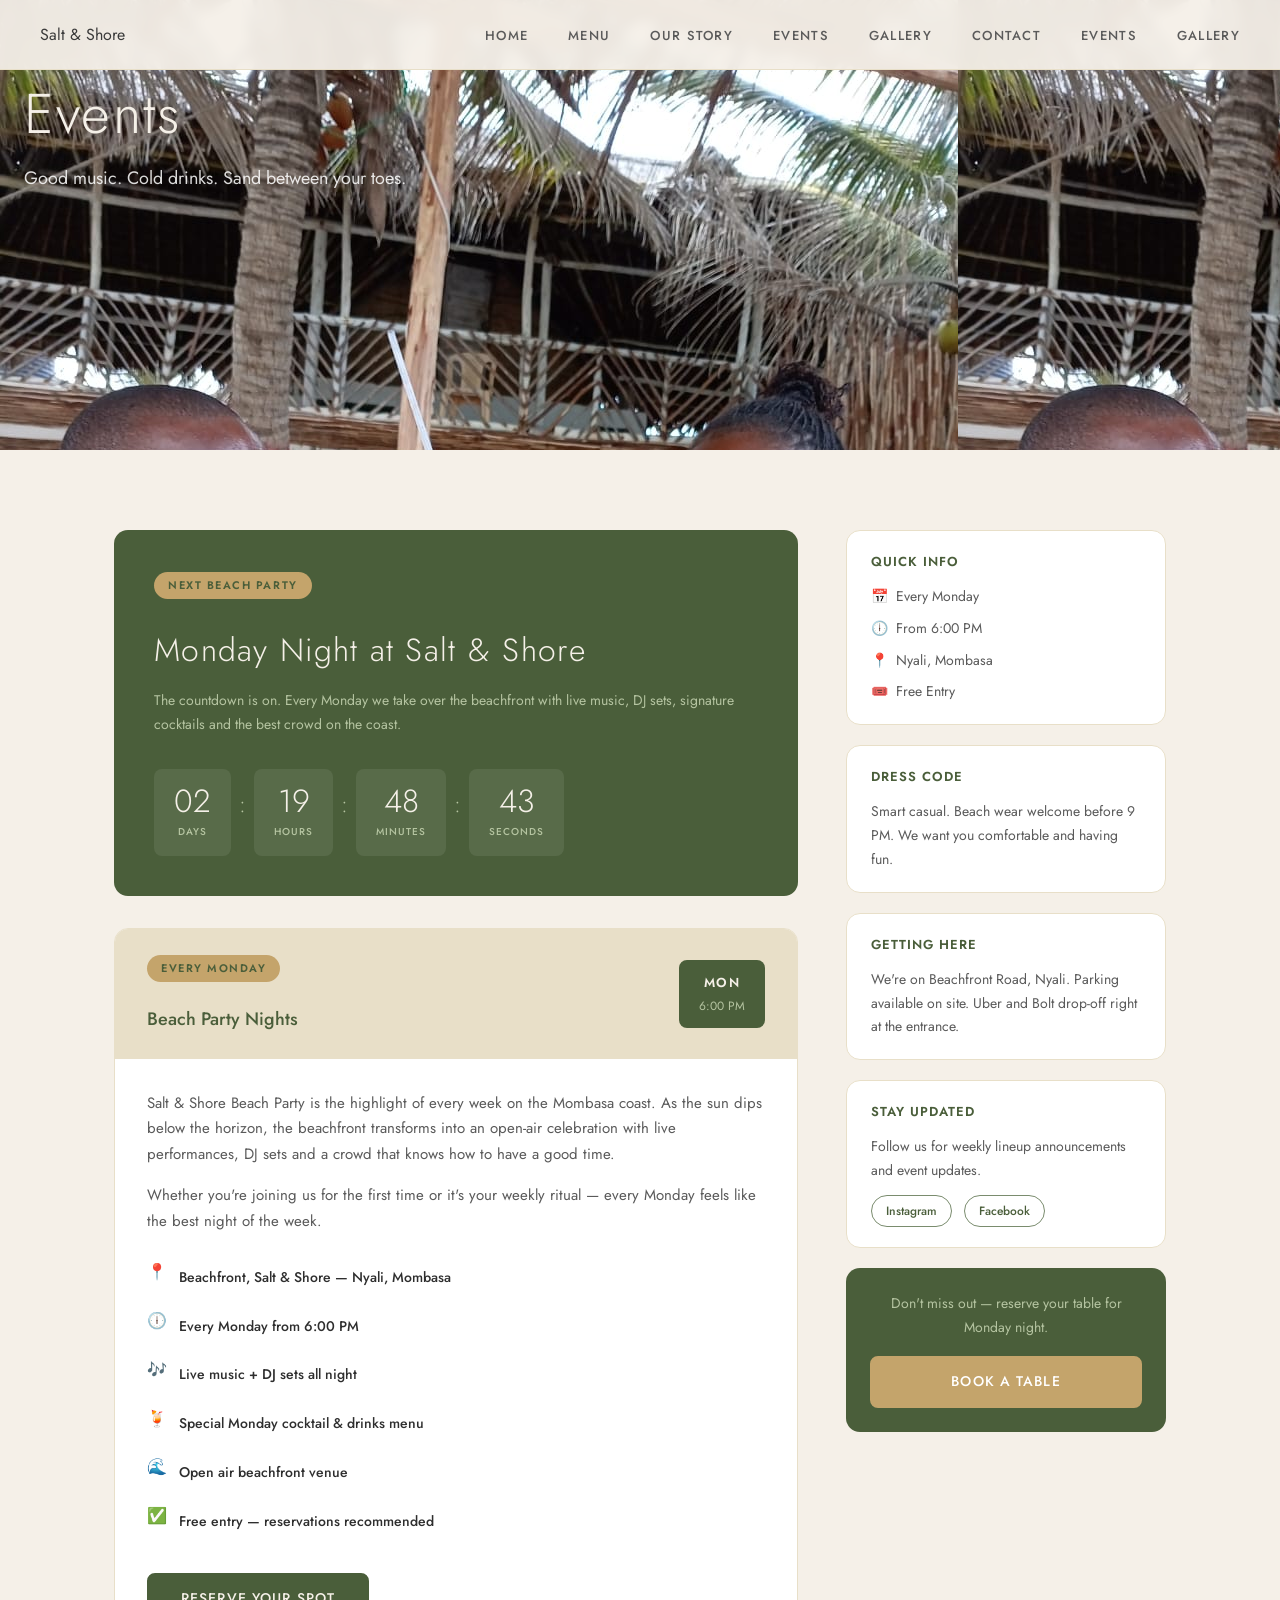
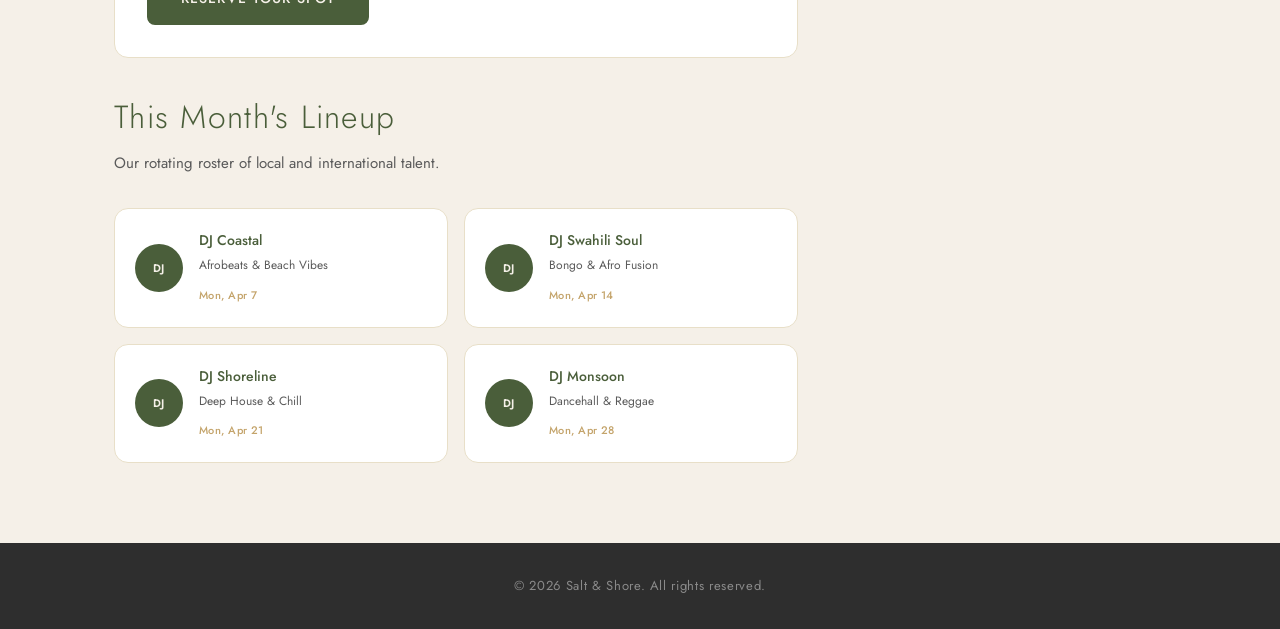
<file: public/events.html>
<!DOCTYPE html>
<html lang="en">
<head>
  <meta charset="UTF-8" />
  <meta name="viewport" content="width=device-width, initial-scale=1.0" />
  <title>Events — Salt & Shore</title>
  <link rel="stylesheet" href="styles/main.css" />
</head>
<body>

  <!-- NAVIGATION -->
  <nav>
    <div class="logo">
      <a href="index.html">Salt & Shore</a>
    </div>
    <ul>
      <li><a href="index.html">Home</a></li>
      <li><a href="restaurant.html">Menu</a></li>
      <li><a href="story.html">Our Story</a></li>
      <li><a href="events.html">Events</a></li>
      <li><a href="gallery.html">Gallery</a></li>
      <li><a href="contact.html">Contact</a></li>
      <li><a href="events.html">Events</a></li>
      <li><a href="gallery.html">Gallery</a></li>
    </ul>
  </nav>

  <!-- PAGE HERO -->
  <section id="events-hero">
    <div class="hero-content">
      <h1>Events</h1>
      <p>Good music. Cold drinks. Sand between your toes.</p>
    </div>
  </section>

  <!-- EVENTS BODY -->
  <section id="events-body">
    <div class="container events-layout">

      <!-- MAIN CONTENT -->
      <div class="events-main">

        <!-- COUNTDOWN -->
        <div class="countdown-block">
          <div class="event-label">Next Beach Party</div>
          <h2>Monday Night at Salt & Shore</h2>
          <p>The countdown is on. Every Monday we take over the beachfront with live music, DJ sets, signature cocktails and the best crowd on the coast.</p>
          <div class="countdown" id="countdown">
            <div class="countdown-item">
              <span id="days">00</span>
              <label>Days</label>
            </div>
            <div class="countdown-sep">:</div>
            <div class="countdown-item">
              <span id="hours">00</span>
              <label>Hours</label>
            </div>
            <div class="countdown-sep">:</div>
            <div class="countdown-item">
              <span id="minutes">00</span>
              <label>Minutes</label>
            </div>
            <div class="countdown-sep">:</div>
            <div class="countdown-item">
              <span id="seconds">00</span>
              <label>Seconds</label>
            </div>
          </div>
        </div>

        <!-- EVENT DETAILS -->
        <div class="event-card-full">
          <div class="event-card-header">
            <div>
              <div class="event-label">Every Monday</div>
              <h3>Beach Party Nights</h3>
            </div>
            <div class="event-date-badge">
              <span class="badge-day">MON</span>
              <span class="badge-time">6:00 PM</span>
            </div>
          </div>
          <div class="event-card-body">
            <p>Salt & Shore Beach Party is the highlight of every week on the Mombasa coast. As the sun dips below the horizon, the beachfront transforms into an open-air celebration with live performances, DJ sets and a crowd that knows how to have a good time.</p>
            <p>Whether you're joining us for the first time or it's your weekly ritual — every Monday feels like the best night of the week.</p>
            <ul class="event-info-list">
              <li><span class="info-icon">📍</span> Beachfront, Salt & Shore — Nyali, Mombasa</li>
              <li><span class="info-icon">🕕</span> Every Monday from 6:00 PM</li>
              <li><span class="info-icon">🎶</span> Live music + DJ sets all night</li>
              <li><span class="info-icon">🍹</span> Special Monday cocktail & drinks menu</li>
              <li><span class="info-icon">🌊</span> Open air beachfront venue</li>
              <li><span class="info-icon">✅</span> Free entry — reservations recommended</li>
            </ul>
            <a href="contact.html" class="btn">Reserve Your Spot</a>
          </div>
        </div>

        <!-- DJ LINEUP -->
        <div class="lineup-block">
          <h2>This Month's Lineup</h2>
          <p class="section-sub">Our rotating roster of local and international talent.</p>
          <div class="lineup-grid">
            <div class="dj-card">
              <div class="dj-avatar">DJ</div>
              <div class="dj-info">
                <h4>DJ Coastal</h4>
                <p>Afrobeats & Beach Vibes</p>
                <span class="dj-date">Mon, Apr 7</span>
              </div>
            </div>
            <div class="dj-card">
              <div class="dj-avatar">DJ</div>
              <div class="dj-info">
                <h4>DJ Swahili Soul</h4>
                <p>Bongo & Afro Fusion</p>
                <span class="dj-date">Mon, Apr 14</span>
              </div>
            </div>
            <div class="dj-card">
              <div class="dj-avatar">DJ</div>
              <div class="dj-info">
                <h4>DJ Shoreline</h4>
                <p>Deep House & Chill</p>
                <span class="dj-date">Mon, Apr 21</span>
              </div>
            </div>
            <div class="dj-card">
              <div class="dj-avatar">DJ</div>
              <div class="dj-info">
                <h4>DJ Monsoon</h4>
                <p>Dancehall & Reggae</p>
                <span class="dj-date">Mon, Apr 28</span>
              </div>
            </div>
          </div>
        </div>

      </div>

      <!-- SIDEBAR -->
      <aside class="events-sidebar">

        <div class="sidebar-block">
          <h4>Quick Info</h4>
          <ul class="sidebar-list">
            <li><span>📅</span> Every Monday</li>
            <li><span>🕕</span> From 6:00 PM</li>
            <li><span>📍</span> Nyali, Mombasa</li>
            <li><span>🎟️</span> Free Entry</li>
          </ul>
        </div>

        <div class="sidebar-block">
          <h4>Dress Code</h4>
          <p>Smart casual. Beach wear welcome before 9 PM. We want you comfortable and having fun.</p>
        </div>

        <div class="sidebar-block">
          <h4>Getting Here</h4>
          <p>We're on Beachfront Road, Nyali. Parking available on site. Uber and Bolt drop-off right at the entrance.</p>
        </div>

        <div class="sidebar-block">
          <h4>Stay Updated</h4>
          <p>Follow us for weekly lineup announcements and event updates.</p>
          <div class="social-links">
            <a href="#" class="social-btn">Instagram</a>
            <a href="#" class="social-btn">Facebook</a>
          </div>
        </div>

        <div class="sidebar-cta">
          <p>Don't miss out — reserve your table for Monday night.</p>
          <a href="contact.html" class="btn">Book a Table</a>
        </div>

      </aside>

    </div>
  </section>

  <!-- FOOTER -->
  <footer>
    <p>&copy; 2026 Salt & Shore. All rights reserved.</p>
  </footer>

  <script>
    function getNextMonday() {
      const now = new Date();
      const day = now.getDay();
      const daysUntilMonday = (1 - day + 7) % 7 || 7;
      const next = new Date(now);
      next.setDate(now.getDate() + daysUntilMonday);
      next.setHours(18, 0, 0, 0);
      return next;
    }

    function updateCountdown() {
      const now = new Date();
      const target = getNextMonday();
      const diff = target - now;

      if (diff <= 0) {
        document.getElementById('days').textContent = '00';
        document.getElementById('hours').textContent = '00';
        document.getElementById('minutes').textContent = '00';
        document.getElementById('seconds').textContent = '00';
        return;
      }

      const days = Math.floor(diff / (1000 * 60 * 60 * 24));
      const hours = Math.floor((diff % (1000 * 60 * 60 * 24)) / (1000 * 60 * 60));
      const minutes = Math.floor((diff % (1000 * 60 * 60)) / (1000 * 60));
      const seconds = Math.floor((diff % (1000 * 60)) / 1000);

      document.getElementById('days').textContent = String(days).padStart(2, '0');
      document.getElementById('hours').textContent = String(hours).padStart(2, '0');
      document.getElementById('minutes').textContent = String(minutes).padStart(2, '0');
      document.getElementById('seconds').textContent = String(seconds).padStart(2, '0');
    }

    updateCountdown();
    setInterval(updateCountdown, 1000);
  </script>

</body>
</html>
</file>
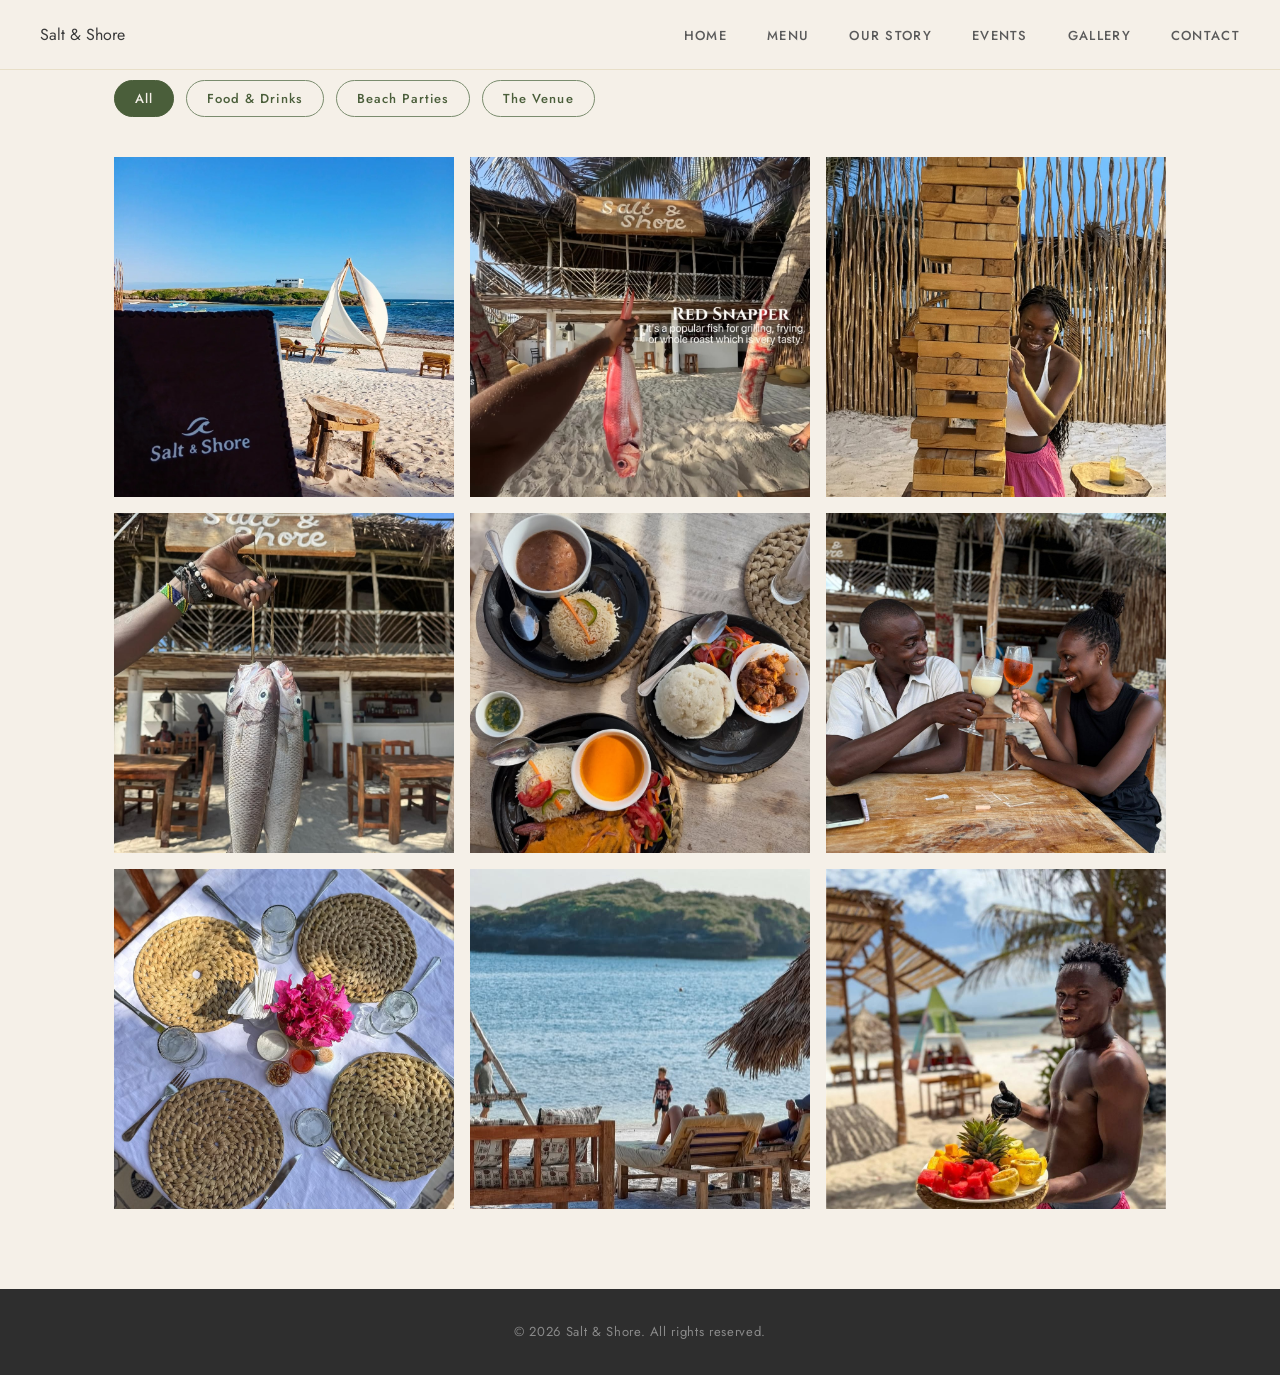
<file: public/gallery.html>
<!DOCTYPE html>
<html lang="en">
<head>
  <meta charset="UTF-8" />
  <meta name="viewport" content="width=device-width, initial-scale=1.0" />
  <title>Gallery — Salt & Shore</title>
  <link rel="stylesheet" href="styles/main.css" />
</head>
<body>

  <!-- NAVIGATION -->
  <nav>
    <div class="logo">
      <a href="index.html">Salt & Shore</a>
    </div>
    <ul>
      <li><a href="index.html">Home</a></li>
      <li><a href="restaurant.html">Menu</a></li>
      <li><a href="story.html">Our Story</a></li>
      <li><a href="events.html">Events</a></li>
      <li><a href="gallery.html">Gallery</a></li>
      <li><a href="contact.html">Contact</a></li>
    </ul>
  </nav>
  <!-- FILTER TABS -->
  <section id="gallery-section">
    <div class="container">
      <div class="gallery-filters">
        <button class="filter-btn active" data-filter="all">All</button>
        <button class="filter-btn" data-filter="food">Food & Drinks</button>
        <button class="filter-btn" data-filter="events">Beach Parties</button>
        <button class="filter-btn" data-filter="venue">The Venue</button>
      </div>

      <div class="gallery-grid" id="galleryGrid">
        <div class="gallery-item" data-category="venue">
          <img src="/public/assets/beach.jpg" alt="Salt and Shore venue" />
          <div class="gallery-overlay"><span>The Venue</span></div>
        </div>
        <div class="gallery-item" data-category="food">
          <img src="/public/assets/fish1.jpg" alt="Grilled catch of the day" />
          <div class="gallery-overlay"><span>Red Snappper</span></div>
        </div>
        <div class="gallery-item" data-category="events">
          <img src="/public/assets/game.jpg" alt="Beach party Monday" />
          <div class="gallery-overlay"><span>Beach Games</span></div>
        </div>
        <div class="gallery-item" data-category="food">
          <img src="/public/assets/fish2.jpg" alt="Coconut prawn skewers" />
          <div class="gallery-overlay"><span>Fresh Catch</span></div>
        </div>
        <div class="gallery-item" data-category="venue">
          <img src="/public/assets/menu1.jpg" alt="Beachfront dining" />
          <div class="gallery-overlay"><span>Beachfront Dining</span></div>
        </div>
        <div class="gallery-item" data-category="events">
          <img src="/public/assets/salt3.jpeg" alt="DJ night at Salt and Shore" />
          <div class="gallery-overlay"><span>Happy Hour</span></div>
        </div>
        <div class="gallery-item" data-category="food">
          <img src="/public/assets/table.jpg" alt="Sunset mocktail" />
          <div class="gallery-overlay"><span>Sunset Mocktail</span></div>
        </div>
        <div class="gallery-item" data-category="venue">
          <img src="/public/assets/scene.jpg" alt="Salt and Shore at sunset" />
          <div class="gallery-overlay"><span>Sunset Views</span></div>
        </div>
        <div class="gallery-item" data-category="events">
          <img src="/public/assets/fruits.jpg" alt="Crowd at beach party" />
          <div class="gallery-overlay"><span>Monday Vibes</span></div>
        </div>
      </div>
    </div>
  </section>

  <!-- FOOTER -->
  <footer>
    <p>&copy; 2026 Salt & Shore. All rights reserved.</p>
  </footer>

  <script>
    const filterBtns = document.querySelectorAll('.filter-btn');
    const galleryItems = document.querySelectorAll('.gallery-item');

    filterBtns.forEach(btn => {
      btn.addEventListener('click', () => {
        filterBtns.forEach(b => b.classList.remove('active'));
        btn.classList.add('active');

        const filter = btn.dataset.filter;
        galleryItems.forEach(item => {
          if (filter === 'all' || item.dataset.category === filter) {
            item.style.display = 'block';
          } else {
            item.style.display = 'none';
          }
        });
      });
    });
  </script>

</body>
</html>
</file>
<file: public/styles/main.css>
/* ============================================
   SALT & SHORE — main.css
   ============================================ */

/* FONTS */
@font-face {
    font-family: 'Jost';
    src: url('/assets/fonts/Jost-Light.woff2') format('woff2');
    font-weight: 300;
    font-style: normal;
    font-display: swap;
  }
  
  @font-face {
    font-family: 'Jost';
    src: url('/assets/fonts/Jost-Regular.woff2') format('woff2');
    font-weight: 400;
    font-style: normal;
    font-display: swap;
  }
  
  @font-face {
    font-family: 'Jost';
    src: url('/assets/fonts/Jost-Medium.woff2') format('woff2');
    font-weight: 500;
    font-style: normal;
    font-display: swap;
  }
  
  @font-face {
    font-family: 'Jost';
    src: url('/assets/fonts/Jost-SemiBold.woff2') format('woff2');
    font-weight: 600;
    font-style: normal;
    font-display: swap;
  }
  
  /* ============================================
     RESET & BASE
     ============================================ */
  *, *::before, *::after {
    box-sizing: border-box;
    margin: 0;
    padding: 0;
  }
  
  html {
    scroll-behavior: smooth;
  }
  
  body {
    font-family: 'Jost', sans-serif;
    font-weight: 400;
    font-size: 16px;
    line-height: 1.7;
    background-color: #f5f0e8;
    color: #3b3b3b;
  }
  
  img {
    max-width: 100%;
    display: block;
  }
  
  a {
    text-decoration: none;
    color: inherit;
  }
  
  ul {
    list-style: none;
  }
  
  /* ============================================
     CSS VARIABLES
     ============================================ */
  :root {
    --green-dark:    #4a5e3a;
    --green-mid:     #7a8c6e;
    --green-light:   #b5c4a1;
    --cream:         #f5f0e8;
    --sand:          #e8dfc8;
    --driftwood:     #c4a46b;
    --text-dark:     #2e2e2e;
    --text-mid:      #5a5a5a;
    --text-light:    #8a8a8a;
    --white:         #ffffff;
  
    --nav-height:    70px;
    --section-pad:   5rem 1.5rem;
    --container-max: 1100px;
    --radius:        8px;
    --radius-lg:     14px;
    --transition:    0.3s ease;
  }
  
  /* ============================================
     UTILITY
     ============================================ */
  .container {
    max-width: var(--container-max);
    margin: 0 auto;
    padding: 0 1.5rem;
  }
  
  .section-sub {
    color: var(--text-mid);
    font-size: 15px;
    margin-top: 0.4rem;
    margin-bottom: 2rem;
  }
  
  .alt-bg {
    background-color: var(--sand);
  }
  
  /* ============================================
     BUTTONS
     ============================================ */
  .btn {
    display: inline-block;
    padding: 0.75rem 2rem;
    background-color: var(--green-dark);
    color: var(--cream);
    font-family: 'Jost', sans-serif;
    font-size: 14px;
    font-weight: 500;
    letter-spacing: 0.08em;
    text-transform: uppercase;
    border-radius: var(--radius);
    border: 2px solid var(--green-dark);
    cursor: pointer;
    transition: background-color var(--transition), color var(--transition);
  }
  
  .btn:hover {
    background-color: transparent;
    color: var(--green-dark);
  }
  
  .btn-secondary {
    display: inline-block;
    padding: 0.65rem 1.75rem;
    background-color: transparent;
    color: var(--green-dark);
    font-family: 'Jost', sans-serif;
    font-size: 14px;
    font-weight: 500;
    letter-spacing: 0.08em;
    text-transform: uppercase;
    border-radius: var(--radius);
    border: 2px solid var(--green-dark);
    cursor: pointer;
    transition: background-color var(--transition), color var(--transition);
  }
  
  .btn-secondary:hover {
    background-color: var(--green-dark);
    color: var(--cream);
  }
  
  /* ============================================
     NAVIGATION
     ============================================ */
  nav {
    position: fixed;
    top: 0;
    left: 0;
    width: 100%;
    height: var(--nav-height);
    background-color: rgba(245, 240, 232, 0.95);
    backdrop-filter: blur(6px);
    display: flex;
    align-items: center;
    justify-content: space-between;
    padding: 0 2.5rem;
    z-index: 100;
    border-bottom: 1px solid var(--sand);
  }
  
.logo a {
  display: flex;
  flex-direction: column;
  line-height: 1.5;
  font-size: 26;
}

.logo a span {
  font-size: 15px;
  font-weight: 400;
  letter-spacing: 0.2em;
  text-transform: uppercase;
  color: var(--driftwood);
}
  
  nav ul {
    display: flex;
    gap: 2.5rem;
  }
  
  nav ul li a {
    font-size: 13px;
    font-weight: 500;
    letter-spacing: 0.1em;
    text-transform: uppercase;
    color: var(--text-mid);
    transition: color var(--transition);
  }
  
  nav ul li a:hover {
    color: var(--green-dark);
  }
  
  /* ============================================
   HERO SECTIONS
   ============================================ */
#hero,
#menu-hero,
#contact-hero,
#story-hero {
  min-height: 80vh;
  display: flex;
  align-items: center;
  justify-content: center;
  text-align: center;
  padding: var(--nav-height) 1.5rem 0;
  background-size: cover;
  background-position: center;
  background-repeat: no-repeat;
  position: relative;
}
  #hero { background-image: url('/assets/salt10.jpeg'); }
  #menu-hero { background-image: url('/assets/entrance.jpeg'); }
  #story-hero { background-image: url('/assets/entrance.jpeg'); }
  #contact-hero { background-image: url('/assets/saltnshore.jpeg'); }
  #events-hero { background-image: url('/assets/salt6.jpeg'); }
/* dark overlay so text is readable */
#hero::before,
#menu-hero::before,
#contact-hero::before,
#story-hero::before {
  content: '';
  position: absolute;
  inset: 0;
  background-color: rgba(0, 0, 0, 0.45);
  z-index: 0;
}

#menu-hero,
#contact-hero,
#story-hero {
  min-height: 50vh;
}

.hero-content {
  max-width: 700px;
  position: relative;
  z-index: 1;
}

.hero-content h1 {
  font-size: clamp(2rem, 5vw, 3.5rem);
  font-weight: 300;
  letter-spacing: 0.04em;
  color: var(--cream);
  line-height: 1.2;
  margin-bottom: 1rem;
}

.hero-content p {
  font-size: 18px;
  font-weight: 400;
  color: rgba(255, 255, 255, 0.85);
  margin-bottom: 2rem;
}
  /* ============================================
     SECTIONS — GENERAL
     ============================================ */
  section {
    padding: var(--section-pad);
  }
  
  section h2 {
    font-size: clamp(1.5rem, 3vw, 2rem);
    font-weight: 300;
    letter-spacing: 0.04em;
    color: var(--green-dark);
    margin-bottom: 0.5rem;
  }
  
/* ============================================
   ABOUT TEASER — SPLIT LAYOUT
   ============================================ */
#about-teaser {
  background-color: var(--white);
  padding: var(--section-pad);
}

/* ============================================
   HOME MENU SECTION
   ============================================ */
#home-menu {
  background-color: var(--cream);
  padding: var(--section-pad);
}

#home-menu .split-text .event-label {
  margin-bottom: 0.75rem;
}

.home-menu-cards {
  display: grid;
  grid-template-columns: repeat(3, 1fr);
  gap: 0.75rem;
  margin: 1.5rem 0 2rem;
}

.home-menu-item {
  border-radius: var(--radius);
  overflow: hidden;
  position: relative;
}

.home-menu-item img {
  width: 100%;
  height: 110px;
  object-fit: cover;
  display: block;
  transition: transform 0.4s ease;
}

.home-menu-item:hover img {
  transform: scale(1.05);
}

.home-menu-item span {
  display: block;
  font-size: 12px;
  font-weight: 500;
  color: var(--green-dark);
  margin-top: 0.4rem;
  letter-spacing: 0.03em;
}

/* ============================================
   COUNTDOWN — PARTY VARIANT (dark bg)
   ============================================ */
.countdown-party {
  margin: 1.5rem 0 2rem;
}

.countdown-party .countdown-item {
  background-color: rgba(255, 255, 255, 0.1);
}

.countdown-party .countdown-item span {
  color: var(--cream);
}

.countdown-party .countdown-item label {
  color: var(--green-light);
}

.countdown-party .countdown-sep {
  color: var(--green-light);
}

/* ============================================
   COUNTDOWN — CTA VARIANT (centered, light)
   ============================================ */
.countdown-cta {
  justify-content: center;
  margin: 1.5rem auto;
}

.countdown-cta .countdown-item {
  background-color: rgba(255, 255, 255, 0.12);
}

.countdown-cta .countdown-item span {
  color: var(--cream);
}

.countdown-cta .countdown-item label {
  color: var(--green-light);
}

.countdown-cta .countdown-sep {
  color: var(--green-light);
}

.cta-sub {
  font-size: 13px;
  letter-spacing: 0.06em;
  color: var(--green-light);
  margin: 0 auto 2rem !important;
}

/* home menu responsive */
@media (max-width: 768px) {
  .home-menu-cards {
    grid-template-columns: repeat(3, 1fr);
  }
}

@media (max-width: 480px) {
  .home-menu-cards {
    grid-template-columns: 1fr;
  }
}
  
  /* ============================================
     MENU HIGHLIGHT & MENU GRID
     ============================================ */
  #menu-highlight {
    background-color: var(--cream);
    text-align: center;
  }
  
  .menu-grid {
    display: grid;
    grid-template-columns: repeat(auto-fit, minmax(220px, 1fr));
    gap: 1.5rem;
    margin-top: 2rem;
    margin-bottom: 2.5rem;
  }
  
  .menu-card {
    background-color: var(--white);
    border: 1px solid var(--sand);
    border-radius: var(--radius-lg);
    padding: 1.5rem;
    transition: transform var(--transition), box-shadow var(--transition);
  }
  
  .menu-card:hover {
    transform: translateY(-4px);
    box-shadow: 0 8px 24px rgba(74, 94, 58, 0.1);
  }
  
  .menu-card h3 {
    font-size: 15px;
    font-weight: 500;
    color: var(--green-dark);
    margin-bottom: 0.5rem;
  }
  
  .menu-card p {
    font-size: 14px;
    color: var(--text-mid);
    line-height: 1.6;
  }
  
  .menu-section {
    padding: var(--section-pad);
  }
  
  .menu-section h2 {
    margin-bottom: 0.25rem;
  }
  /* ============================================
   FLOATING COUNTDOWN
   ============================================ */
.floating-countdown {
  position: fixed;
  top: calc(var(--nav-height) + 1rem);
  right: 1.5rem;
  z-index: 999;
  background-color: var(--green-dark);
  border-radius: var(--radius-lg);
  padding: 0.75rem 1rem;
  min-width: 220px;
  box-shadow: 0 4px 20px rgba(0,0,0,0.2);
}

.floating-countdown-header {
  display: flex;
  justify-content: space-between;
  align-items: center;
  margin-bottom: 0.6rem;
}

.floating-label {
  font-size: 11px;
  font-weight: 600;
  letter-spacing: 0.1em;
  text-transform: uppercase;
  color: var(--driftwood);
}

.floating-toggle {
  background: none;
  border: none;
  color: var(--cream);
  font-size: 18px;
  cursor: pointer;
  line-height: 1;
  padding: 0;
}

.floating-timer {
  display: flex;
  align-items: center;
  gap: 0.3rem;
  margin-bottom: 0.75rem;
}

.floating-item {
  display: flex;
  flex-direction: column;
  align-items: center;
  background-color: rgba(255,255,255,0.08);
  border-radius: 6px;
  padding: 0.4rem 0.5rem;
  min-width: 42px;
}

.floating-item span {
  font-size: 1.1rem;
  font-weight: 300;
  color: var(--cream);
  line-height: 1;
}

.floating-item label {
  font-size: 9px;
  font-weight: 500;
  letter-spacing: 0.08em;
  text-transform: uppercase;
  color: var(--green-light);
  margin-top: 3px;
}

.floating-sep {
  font-size: 1rem;
  color: var(--green-light);
  margin-bottom: 0.8rem;
}

.floating-btn {
  display: block;
  text-align: center;
  font-size: 12px;
  font-weight: 500;
  letter-spacing: 0.08em;
  text-transform: uppercase;
  background-color: var(--driftwood);
  color: var(--white);
  padding: 0.5rem;
  border-radius: 6px;
  transition: opacity var(--transition);
}

.floating-btn:hover {
  opacity: 0.85;
}

/* ============================================
   GOOGLE-STYLE REVIEWS
   ============================================ */
#reviews {
  background-color: var(--white);
  padding: var(--section-pad);
}

#reviews h2 {
  margin-bottom: 2rem;
  text-align: center;
}

.reviews-summary {
  display: flex;
  gap: 3rem;
  align-items: center;
  background-color: var(--cream);
  border-radius: var(--radius-lg);
  padding: 2rem 2.5rem;
  margin-bottom: 3rem;
}

.summary-score {
  display: flex;
  flex-direction: column;
  align-items: center;
  min-width: 120px;
}

.score-number {
  font-size: 3.5rem;
  font-weight: 300;
  color: var(--green-dark);
  line-height: 1;
}

.score-stars {
  font-size: 20px;
  color: var(--driftwood);
  margin: 0.4rem 0;
  letter-spacing: 2px;
}

.score-count {
  font-size: 12px;
  color: var(--text-light);
  text-align: center;
}

.summary-bars {
  flex: 1;
  display: flex;
  flex-direction: column;
  gap: 0.5rem;
}

.bar-row {
  display: flex;
  align-items: center;
  gap: 0.75rem;
  font-size: 13px;
  color: var(--text-mid);
}

.bar-row span {
  min-width: 28px;
  text-align: right;
}

.bar-track {
  flex: 1;
  height: 8px;
  background-color: var(--sand);
  border-radius: 4px;
  overflow: hidden;
}

.bar-fill {
  height: 100%;
  background-color: var(--driftwood);
  border-radius: 4px;
  transition: width 0.4s ease;
}

.reviews-grid {
  display: grid;
  grid-template-columns: repeat(auto-fit, minmax(280px, 1fr));
  gap: 1.5rem;
  margin-bottom: 3rem;
}

.review-card {
  background-color: var(--cream);
  border: 1px solid var(--sand);
  border-radius: var(--radius-lg);
  padding: 1.5rem;
}

.review-header {
  display: flex;
  align-items: center;
  gap: 0.75rem;
  margin-bottom: 0.75rem;
}

.reviewer-avatar {
  width: 42px;
  height: 42px;
  border-radius: 50%;
  background-color: var(--green-dark);
  color: var(--cream);
  display: flex;
  align-items: center;
  justify-content: center;
  font-size: 13px;
  font-weight: 600;
  flex-shrink: 0;
}

.reviewer-info {
  display: flex;
  flex-direction: column;
}

.reviewer-name {
  font-size: 14px;
  font-weight: 500;
  color: var(--text-dark);
}

.reviewer-date {
  font-size: 12px;
  color: var(--text-light);
}

.review-stars {
  font-size: 16px;
  color: var(--driftwood);
  letter-spacing: 2px;
  margin-bottom: 0.6rem;
}

.review-text {
  font-size: 14px;
  color: var(--text-mid);
  line-height: 1.7;
  font-style: italic;
}

/* REVIEW FORM */
.review-form-block {
  background-color: var(--cream);
  border-radius: var(--radius-lg);
  padding: 2rem 2.5rem;
  border: 1px solid var(--sand);
}

.review-form-block h3 {
  font-size: 18px;
  font-weight: 400;
  color: var(--green-dark);
  margin-bottom: 0.4rem;
}

.review-form-block > p {
  font-size: 14px;
  color: var(--text-mid);
  margin-bottom: 1.5rem;
}

.star-picker {
  display: flex;
  gap: 4px;
  font-size: 28px;
  color: var(--sand);
  cursor: pointer;
  margin-top: 4px;
}

.star-picker span.active {
  color: var(--driftwood);
}

.star-picker span:hover {
  color: var(--driftwood);
}

.review-note {
  font-size: 12px;
  color: var(--text-light);
  margin-top: 1rem !important;
  margin-bottom: 0 !important;
}

/* Reviews responsive */
@media (max-width: 768px) {
  .reviews-summary {
    flex-direction: column;
    gap: 1.5rem;
    text-align: center;
  }

  .bar-row {
    font-size: 12px;
  }

  .floating-countdown {
    min-width: 180px;
    right: 1rem;
  }
}
  
  /* ============================================
     CTA SECTION
     ============================================ */
  #cta,
  #story-cta {
    background-color: var(--green-dark);
    text-align: center;
    padding: 5rem 1.5rem;
  }
  
  #cta h2,
  #story-cta h2 {
    color: var(--cream);
    font-size: clamp(1.5rem, 3vw, 2rem);
    font-weight: 300;
  }
  
  #cta p,
  #story-cta p {
    color: var(--green-light);
    margin: 1rem auto 2rem;
    max-width: 500px;
  }
  
  #cta .btn,
  #story-cta .btn {
    background-color: var(--cream);
    color: var(--green-dark);
    border-color: var(--cream);
  }
  
  #cta .btn:hover,
  #story-cta .btn:hover {
    background-color: transparent;
    color: var(--cream);
  }
  
 /* ============================================
   STORY PAGE — SPLIT SECTIONS
   ============================================ */
.story-section {
  padding: var(--section-pad);
}

.split {
  display: grid;
  grid-template-columns: 1fr 1fr;
  gap: 3rem;
  align-items: center;
  margin-bottom: 2rem;
}

.split.reverse .split-image {
  order: 2;
}

.split.reverse .split-text {
  order: 1;
}

.split-image img {
  width: 100%;
  height: 420px;
  object-fit: cover;
  display: block;
}

.split-text h2 {
  font-size: clamp(1.4rem, 2.5vw, 1.9rem);
  font-weight: 400;
  color: var(--green-dark);
  margin-bottom: 1rem;
}

.split-text p {
  color: var(--text-mid);
  margin-bottom: 1rem;
  font-size: 15px;
  line-height: 1.8;
}

.split-text a {
  display: inline-block;
  margin-top: 0.5rem;
  color: var(--driftwood);
  font-size: 14px;
  font-weight: 500;
  letter-spacing: 0.05em;
  border-bottom: 1px solid var(--driftwood);
  padding-bottom: 2px;
  transition: color var(--transition), border-color var(--transition);
}

.split-text a:hover {
  color: var(--green-dark);
  border-color: var(--green-dark);
}

.values-list {
  list-style: none;
  margin-top: 1rem;
  display: flex;
  flex-direction: column;
  gap: 0.6rem;
}

.values-list li {
  font-size: 14px;
  color: var(--text-mid);
  font-weight: 500;
  line-height: 1.6;
}

/* responsive */
@media (max-width: 768px) {
  .split {
    grid-template-columns: 1fr;
    gap: 1.5rem;
  }

  .split.reverse .split-image,
  .split.reverse .split-text {
    order: unset;
  }

  .split-image img {
    height: 260px;
  }
}
  

  
  /* ============================================
     CONTACT PAGE
     ============================================ */
  #contact-info {
    background-color: var(--white);
  }
  
  .info-grid {
    display: grid;
    grid-template-columns: repeat(auto-fit, minmax(200px, 1fr));
    gap: 1.5rem;
    text-align: center;
  }
  
  .info-card {
    padding: 2rem 1rem;
    border: 1px solid var(--sand);
    border-radius: var(--radius-lg);
  }
  
  .info-icon {
    font-size: 24px;
    margin-bottom: 0.75rem;
  }
  
  .info-card h3 {
    font-size: 14px;
    font-weight: 600;
    letter-spacing: 0.08em;
    text-transform: uppercase;
    color: var(--green-dark);
    margin-bottom: 0.5rem;
  }
  
  .info-card p {
    font-size: 14px;
    color: var(--text-mid);
    line-height: 1.8;
  }
  
  /* OPENING HOURS */
  #opening-hours {
    text-align: center;
  }
  
  .hours-grid {
    max-width: 500px;
    margin: 2rem auto 0;
    display: flex;
    flex-direction: column;
    gap: 0.75rem;
  }
  
  .hours-row {
    display: flex;
    justify-content: space-between;
    padding: 0.75rem 1rem;
    background-color: var(--white);
    border-radius: var(--radius);
    font-size: 14px;
  }
  
  .hours-row .day {
    color: var(--text-dark);
    font-weight: 500;
  }
  
  .hours-row .time {
    color: var(--text-mid);
  }
  
  .hours-row.highlight {
    border-left: 3px solid var(--driftwood);
  }
  
  /* FORMS */
  #forms {
    background-color: var(--cream);
  }
  
  .forms-grid {
    display: grid;
    grid-template-columns: 1fr 1fr;
    gap: 3rem;
    align-items: start;
  }
  
  .form-block h2 {
    margin-bottom: 0.4rem;
  }
  
  .form-block p {
    color: var(--text-mid);
    font-size: 14px;
    margin-bottom: 1.5rem;
  }
  
  .form-group {
    display: flex;
    flex-direction: column;
    gap: 0.4rem;
    margin-bottom: 1.25rem;
  }
  
  .form-group label {
    font-size: 13px;
    font-weight: 500;
    color: var(--text-dark);
    letter-spacing: 0.04em;
  }
  
  .form-group input,
  .form-group select,
  .form-group textarea {
    font-family: 'Jost', sans-serif;
    font-size: 14px;
    padding: 0.7rem 1rem;
    border: 1px solid var(--sand);
    border-radius: var(--radius);
    background-color: var(--white);
    color: var(--text-dark);
    outline: none;
    transition: border-color var(--transition);
  }
  
  .form-group input:focus,
  .form-group select:focus,
  .form-group textarea:focus {
    border-color: var(--green-mid);
  }
  
  .form-row {
    display: grid;
    grid-template-columns: 1fr 1fr;
    gap: 1rem;
  }
  
  /* MAP */
  #map {
    background-color: var(--white);
    text-align: center;
  }
  
  #map h2 {
    margin-bottom: 1.5rem;
  }
  
  .map-wrapper {
    border-radius: var(--radius-lg);
    overflow: hidden;
    border: 1px solid var(--sand);
  }
  
  /* ============================================
     FOOTER
     ============================================ */
  footer {
    background-color: var(--text-dark);
    color: var(--text-light);
    text-align: center;
    padding: 2rem 1.5rem;
    font-size: 13px;
    letter-spacing: 0.05em;
  }
  /* ============================================
   BEACH PARTY SECTION
   ============================================ */
#beach-party {
    background-color: var(--green-dark);
    padding: var(--section-pad);
  }
  
  .beach-party-inner {
    display: grid;
    grid-template-columns: 1fr 1fr;
    gap: 4rem;
    align-items: center;
  }
  
  .event-label {
    display: inline-block;
    font-size: 11px;
    font-weight: 600;
    letter-spacing: 0.14em;
    text-transform: uppercase;
    color: var(--green-dark);
    background-color: var(--driftwood);
    padding: 4px 14px;
    border-radius: 20px;
    margin-bottom: 1rem;
  }
  
  #beach-party h2 {
    color: var(--cream);
    font-size: clamp(1.5rem, 3vw, 2.2rem);
    font-weight: 300;
    margin-bottom: 1rem;
  }
  
  #beach-party p {
    color: var(--green-light);
    font-size: 15px;
    line-height: 1.8;
    margin-bottom: 1.5rem;
  }
  
  .event-details {
    list-style: none;
    display: flex;
    flex-direction: column;
    gap: 0.5rem;
    margin-bottom: 2rem;
  }
  
  .event-details li {
    font-size: 14px;
    font-weight: 500;
    color: var(--cream);
  }
  
  .beach-party-image img {
    width: 100%;
    height: 420px;
    object-fit: cover;
  }
  
  #beach-party .btn {
    background-color: var(--driftwood);
    border-color: var(--driftwood);
    color: var(--white);
  }
  
  #beach-party .btn:hover {
    background-color: transparent;
    color: var(--driftwood);
  }
  
  /* Beach party responsive */
  @media (max-width: 768px) {
    .beach-party-inner {
      grid-template-columns: 1fr;
      gap: 2rem;
    }
  
    .beach-party-image img {
      height: 260px;
    }
  }
  /* ============================================
   EVENTS PAGE
   ============================================ */
#events-hero {
    min-height: 50vh;
  }
  
  #events-body {
    background-color: var(--cream);
  }
  
  .events-layout {
    display: grid;
    grid-template-columns: 1fr 320px;
    gap: 3rem;
    align-items: start;
  }
  
  .countdown-block {
    background-color: var(--green-dark);
    border-radius: var(--radius-lg);
    padding: 2.5rem;
    margin-bottom: 2rem;
  }
  
  .countdown-block h2 {
    color: var(--cream);
    font-weight: 300;
    margin: 0.5rem 0 0.75rem;
  }
  
  .countdown-block p {
    color: var(--green-light);
    font-size: 14px;
    margin-bottom: 2rem;
  }
  
  .countdown {
    display: flex;
    align-items: center;
    gap: 0.5rem;
  }
  
  .countdown-item {
    display: flex;
    flex-direction: column;
    align-items: center;
    background-color: rgba(255,255,255,0.08);
    border-radius: var(--radius);
    padding: 1rem 1.25rem;
    min-width: 70px;
  }
  
  .countdown-item span {
    font-size: 2rem;
    font-weight: 300;
    color: var(--cream);
    line-height: 1;
  }
  
  .countdown-item label {
    font-size: 10px;
    font-weight: 500;
    letter-spacing: 0.1em;
    text-transform: uppercase;
    color: var(--green-light);
    margin-top: 0.4rem;
  }
  
  .countdown-sep {
    font-size: 1.5rem;
    color: var(--green-light);
    font-weight: 300;
    margin-bottom: 1rem;
  }
  
  .event-card-full {
    background-color: var(--white);
    border: 1px solid var(--sand);
    border-radius: var(--radius-lg);
    overflow: hidden;
    margin-bottom: 2rem;
  }
  
  .event-card-header {
    background-color: var(--sand);
    padding: 1.5rem 2rem;
    display: flex;
    justify-content: space-between;
    align-items: center;
  }
  
  .event-card-header h3 {
    font-size: 18px;
    font-weight: 500;
    color: var(--green-dark);
    margin-top: 0.4rem;
  }
  
  .event-date-badge {
    display: flex;
    flex-direction: column;
    align-items: center;
    background-color: var(--green-dark);
    color: var(--cream);
    border-radius: var(--radius);
    padding: 0.75rem 1.25rem;
    min-width: 70px;
    text-align: center;
  }
  
  .badge-day {
    font-size: 13px;
    font-weight: 600;
    letter-spacing: 0.1em;
  }
  
  .badge-time {
    font-size: 12px;
    color: var(--green-light);
    margin-top: 2px;
  }
  
  .event-card-body {
    padding: 2rem;
  }
  
  .event-card-body p {
    color: var(--text-mid);
    font-size: 15px;
    margin-bottom: 1rem;
  }
  
  .event-info-list {
    list-style: none;
    display: flex;
    flex-direction: column;
    gap: 0.6rem;
    margin: 1.5rem 0 2rem;
  }
  
  .event-info-list li {
    font-size: 14px;
    font-weight: 500;
    color: var(--text-dark);
    display: flex;
    align-items: center;
    gap: 0.75rem;
  }
  
  .info-icon {
    font-size: 16px;
  }
  
  /* DJ LINEUP */
  .lineup-block {
    margin-top: 1rem;
  }
  
  .lineup-block h2 {
    margin-bottom: 0.25rem;
  }
  
  .lineup-grid {
    display: grid;
    grid-template-columns: 1fr 1fr;
    gap: 1rem;
    margin-top: 1.5rem;
  }
  
  .dj-card {
    background-color: var(--white);
    border: 1px solid var(--sand);
    border-radius: var(--radius-lg);
    padding: 1.25rem;
    display: flex;
    align-items: center;
    gap: 1rem;
  }
  
  .dj-avatar {
    width: 48px;
    height: 48px;
    border-radius: 50%;
    background-color: var(--green-dark);
    color: var(--cream);
    display: flex;
    align-items: center;
    justify-content: center;
    font-size: 11px;
    font-weight: 600;
    letter-spacing: 0.05em;
    flex-shrink: 0;
  }
  
  .dj-info h4 {
    font-size: 14px;
    font-weight: 500;
    color: var(--green-dark);
    margin-bottom: 2px;
  }
  
  .dj-info p {
    font-size: 12px;
    color: var(--text-mid);
    margin-bottom: 4px;
  }
  
  .dj-date {
    font-size: 11px;
    font-weight: 500;
    color: var(--driftwood);
    letter-spacing: 0.04em;
  }
  
  /* SIDEBAR */
  .events-sidebar {
    position: sticky;
    top: calc(var(--nav-height) + 2rem);
    display: flex;
    flex-direction: column;
    gap: 1.25rem;
  }
  
  .sidebar-block {
    background-color: var(--white);
    border: 1px solid var(--sand);
    border-radius: var(--radius-lg);
    padding: 1.25rem 1.5rem;
  }
  
  .sidebar-block h4 {
    font-size: 13px;
    font-weight: 600;
    letter-spacing: 0.08em;
    text-transform: uppercase;
    color: var(--green-dark);
    margin-bottom: 0.75rem;
  }
  
  .sidebar-list {
    list-style: none;
    display: flex;
    flex-direction: column;
    gap: 0.5rem;
  }
  
  .sidebar-list li {
    font-size: 14px;
    color: var(--text-mid);
    display: flex;
    align-items: center;
    gap: 0.5rem;
  }
  
  .sidebar-block p {
    font-size: 14px;
    color: var(--text-mid);
    line-height: 1.7;
  }
  
  .social-links {
    display: flex;
    gap: 0.75rem;
    margin-top: 0.75rem;
  }
  
  .social-btn {
    font-size: 12px;
    font-weight: 500;
    padding: 5px 14px;
    border-radius: 20px;
    border: 1px solid var(--green-mid);
    color: var(--green-dark);
    transition: all var(--transition);
  }
  
  .social-btn:hover {
    background-color: var(--green-dark);
    color: var(--cream);
    border-color: var(--green-dark);
  }
  
  .sidebar-cta {
    background-color: var(--green-dark);
    border-radius: var(--radius-lg);
    padding: 1.5rem;
    text-align: center;
  }
  
  .sidebar-cta p {
    color: var(--green-light);
    font-size: 14px;
    margin-bottom: 1rem;
  }
  
  .sidebar-cta .btn {
    background-color: var(--driftwood);
    border-color: var(--driftwood);
    color: var(--white);
    width: 100%;
    text-align: center;
  }
  
  .sidebar-cta .btn:hover {
    background-color: transparent;
    color: var(--driftwood);
  }
  
  /* Events responsive */
  @media (max-width: 768px) {
    .events-layout {
      grid-template-columns: 1fr;
    }
  
    .events-sidebar {
      position: static;
    }
  
    .lineup-grid {
      grid-template-columns: 1fr;
    }
  
    .countdown {
      flex-wrap: wrap;
      justify-content: center;
    }
  }
  /* ============================================
   GALLERY PAGE
   ============================================ */
#gallery-hero {
    min-height: 60vh;
  }
  
  #gallery-section {
    background-color: var(--cream);
  }
  
  .gallery-filters {
    display: flex;
    gap: 0.75rem;
    margin-bottom: 2.5rem;
    flex-wrap: wrap;
  }
  
  .filter-btn {
    font-family: 'Jost', sans-serif;
    font-size: 13px;
    font-weight: 500;
    letter-spacing: 0.08em;
    padding: 0.5rem 1.25rem;
    border-radius: 20px;
    border: 1px solid var(--green-mid);
    background-color: transparent;
    color: var(--green-dark);
    cursor: pointer;
    transition: all var(--transition);
  }
  
  .filter-btn:hover,
  .filter-btn.active {
    background-color: var(--green-dark);
    border-color: var(--green-dark);
    color: var(--cream);
  }
  
  .gallery-grid {
    display: grid;
    grid-template-columns: repeat(3, 1fr);
    gap: 1rem;
  }
  
  .gallery-item {
    position: relative;
    overflow: hidden;
    aspect-ratio: 1 / 1;
    background-color: var(--sand);
  }
  
  .gallery-item img {
    width: 100%;
    height: 100%;
    object-fit: cover;
    transition: transform 0.5s ease;
  }
  
  .gallery-item:hover img {
    transform: scale(1.06);
  }
  
  .gallery-overlay {
    position: absolute;
    inset: 0;
    background-color: rgba(74, 94, 58, 0.6);
    display: flex;
    align-items: center;
    justify-content: center;
    opacity: 0;
    transition: opacity var(--transition);
    border-radius: var(--radius-lg);
  }
  
  .gallery-item:hover .gallery-overlay {
    opacity: 1;
  }
  
  .gallery-overlay span {
    font-size: 14px;
    font-weight: 500;
    letter-spacing: 0.1em;
    text-transform: uppercase;
    color: var(--cream);
  }
  
  @media (max-width: 768px) {
    .gallery-grid {
      grid-template-columns: repeat(2, 1fr);
    }
  }
  
  @media (max-width: 480px) {
    .gallery-grid {
      grid-template-columns: 1fr;
    }
  }
  /* ============================================
   NAV DARK VARIANT — menu page
   ============================================ */
.nav-dark {
  background-color: rgba(10, 18, 35, 0.85) !important;
  border-bottom: 1px solid rgba(255,255,255,0.08) !important;
}

.nav-dark .logo a {
  color: var(--cream);
}

.nav-dark .logo a span {
  color: var(--driftwood);
}

.nav-dark ul li a {
  color: rgba(255,255,255,0.7);
}

.nav-dark ul li a:hover {
  color: var(--cream);
}

/* ============================================
   MENU HERO — DARK VIDEO
   ============================================ */
#menu-hero-dark {
  position: relative;
  min-height: 100vh;
  background-color: #0a1223;
  display: flex;
  align-items: center;
  overflow: hidden;
}

.hero-video {
  position: absolute;
  inset: 0;
  width: 100%;
  height: 100%;
  object-fit: cover;
  z-index: 0;
  opacity: 0.4;
}

.hero-video-overlay {
  position: absolute;
  inset: 0;
  background: linear-gradient(
    120deg,
    rgba(10, 18, 35, 0.92) 20%,
    rgba(10, 18, 35, 0.3) 60%
  );
  z-index: 1;
}

.menu-hero-content {
  position: relative;
  z-index: 2;
  width: 100%;
  max-width: var(--container-max);
  margin: 0 auto;
  padding: calc(var(--nav-height) + 2rem) 2.5rem 4rem;
  display: flex;
  align-items: center;
  justify-content: space-between;
}

.menu-hero-text {
  max-width: 520px;
}

.menu-hero-label {
  display: inline-block;
  font-size: 11px;
  font-weight: 600;
  letter-spacing: 0.18em;
  text-transform: uppercase;
  color: var(--driftwood);
  margin-bottom: 1.25rem;
}

.menu-hero-text h1 {
  font-size: clamp(2.2rem, 5vw, 3.8rem);
  font-weight: 300;
  color: var(--cream);
  line-height: 1.15;
  margin-bottom: 1.25rem;
  letter-spacing: 0.02em;
}

.menu-hero-text p {
  font-size: 16px;
  color: rgba(255,255,255,0.65);
  line-height: 1.8;
  margin-bottom: 2rem;
}

.btn-light {
  background-color: var(--cream);
  color: var(--green-dark);
  border-color: var(--cream);
}

.btn-light:hover {
  background-color: transparent;
  color: var(--cream);
  border-color: var(--cream);
}

/* FLOATING DISH CARDS */
.floating-dish {
  position: absolute;
  background-color: rgba(255,255,255,0.06);
  backdrop-filter: blur(10px);
  border: 1px solid rgba(255,255,255,0.12);
  border-radius: 14px;
  padding: 0.6rem;
  display: flex;
  align-items: center;
  gap: 0.75rem;
  min-width: 210px;
  animation: floatUpDown 4s ease-in-out infinite;
}

.floating-dish img {
  width: 56px;
  height: 56px;
  border-radius: 10px;
  object-fit: cover;
  flex-shrink: 0;
}

.floating-dish-info {
  display: flex;
  flex-direction: column;
  gap: 3px;
}

.dish-name {
  font-size: 13px;
  font-weight: 500;
  color: var(--cream);
}

.dish-tag {
  font-size: 11px;
  color: var(--driftwood);
  letter-spacing: 0.05em;
}

.floating-dish-1 {
  top: 25%;
  right: 8%;
  animation-delay: 0s;
}

.floating-dish-2 {
  bottom: 28%;
  right: 14%;
  animation-delay: 1.5s;
}

@keyframes floatUpDown {
  0%, 100% { transform: translateY(0px); }
  50%       { transform: translateY(-10px); }
}

/* ============================================
   VIDEO BREAK SECTION
   ============================================ */
#menu-video-break {
  position: relative;
  height: 500px;
  overflow: hidden;
}

.video-break-inner {
  position: relative;
  width: 100%;
  height: 100%;
}

.break-video {
  position: absolute;
  inset: 0;
  width: 100%;
  height: 100%;
  object-fit: cover;
  z-index: 0;
}

.video-break-overlay {
  position: absolute;
  inset: 0;
  background-color: rgba(10, 18, 35, 0.65);
  z-index: 1;
  display: flex;
  align-items: center;
  justify-content: center;
  text-align: center;
}

.video-break-content {
  max-width: 600px;
  padding: 0 1.5rem;
}

.video-break-content h2 {
  font-size: clamp(1.6rem, 3.5vw, 2.4rem);
  font-weight: 300;
  color: var(--cream);
  line-height: 1.3;
  margin: 0.75rem 0 1rem;
}

.video-break-content p {
  font-size: 15px;
  color: rgba(255,255,255,0.7);
  line-height: 1.8;
}

/* Menu hero responsive */
@media (max-width: 768px) {
  .menu-hero-content {
    flex-direction: column;
    align-items: flex-start;
    padding-bottom: 12rem;
  }

  .floating-dish-1 {
    top: auto;
    bottom: 6rem;
    right: 1rem;
  }

  .floating-dish-2 {
    bottom: 1.5rem;
    right: 1rem;
  }

  #menu-video-break {
    height: 360px;
  }
}
  /* ============================================
     RESPONSIVE
     ============================================ */
  @media (max-width: 768px) {
    nav {
      padding: 0 1.25rem;
    }
  
    nav ul {
      gap: 1.25rem;
    }
  
    nav ul li a {
      font-size: 12px;
    }
  
    .split,
    .forms-grid {
      grid-template-columns: 1fr;
      gap: 2rem;
    }
  
    .split.reverse .split-image,
    .split.reverse .split-text {
      order: unset;
    }
  
    .split-image img {
      height: 260px;
    }
  
    .form-row {
      grid-template-columns: 1fr;
    }
  
    #hero {
      min-height: 90vh;
    }
  }
  
  @media (max-width: 480px) {
    nav ul {
      gap: 0.75rem;
    }
  
    .hero-content h1 {
      font-size: 1.8rem;
    }
  
    .menu-grid,
    .testimonial-grid,
    .awards-grid {
      grid-template-columns: 1fr;
    }
  }
</file>
